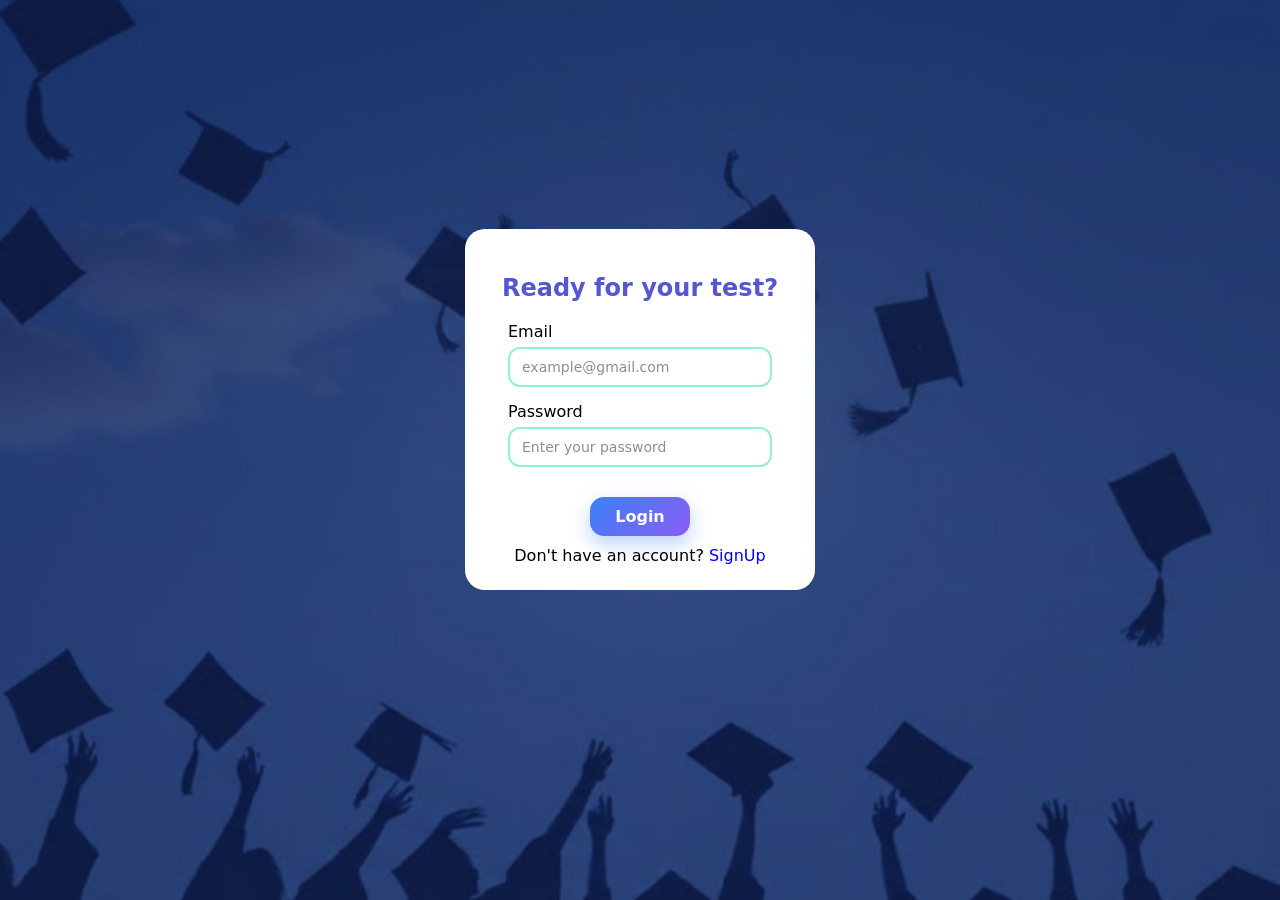
<file: html/Landing.html>
<!DOCTYPE html>
<html lang="en">

<head>
    <meta charset="UTF-8">
    <meta name="viewport" content="width=device-width, initial-scale=1.0">
    <title>Exam Landing Page</title>
    <link rel="stylesheet" href="../css/Landing.css">

</head>

<body>
    <div id="landing-container">
        <h1>Welcome to Your Exam!</h1>
        <p>
            This exam consists of 10 multiple-choice questions covering HTML, CSS, and JavaScript basics.
            You have 10 minutes to complete the exam. Once you start, the timer will begin and cannot be paused.
        </p>
        <button id="startBtn">Ready? Start Exam</button>
    </div>

    <script src="/js/Landing.js"></script>
</body>

</html>
</file>
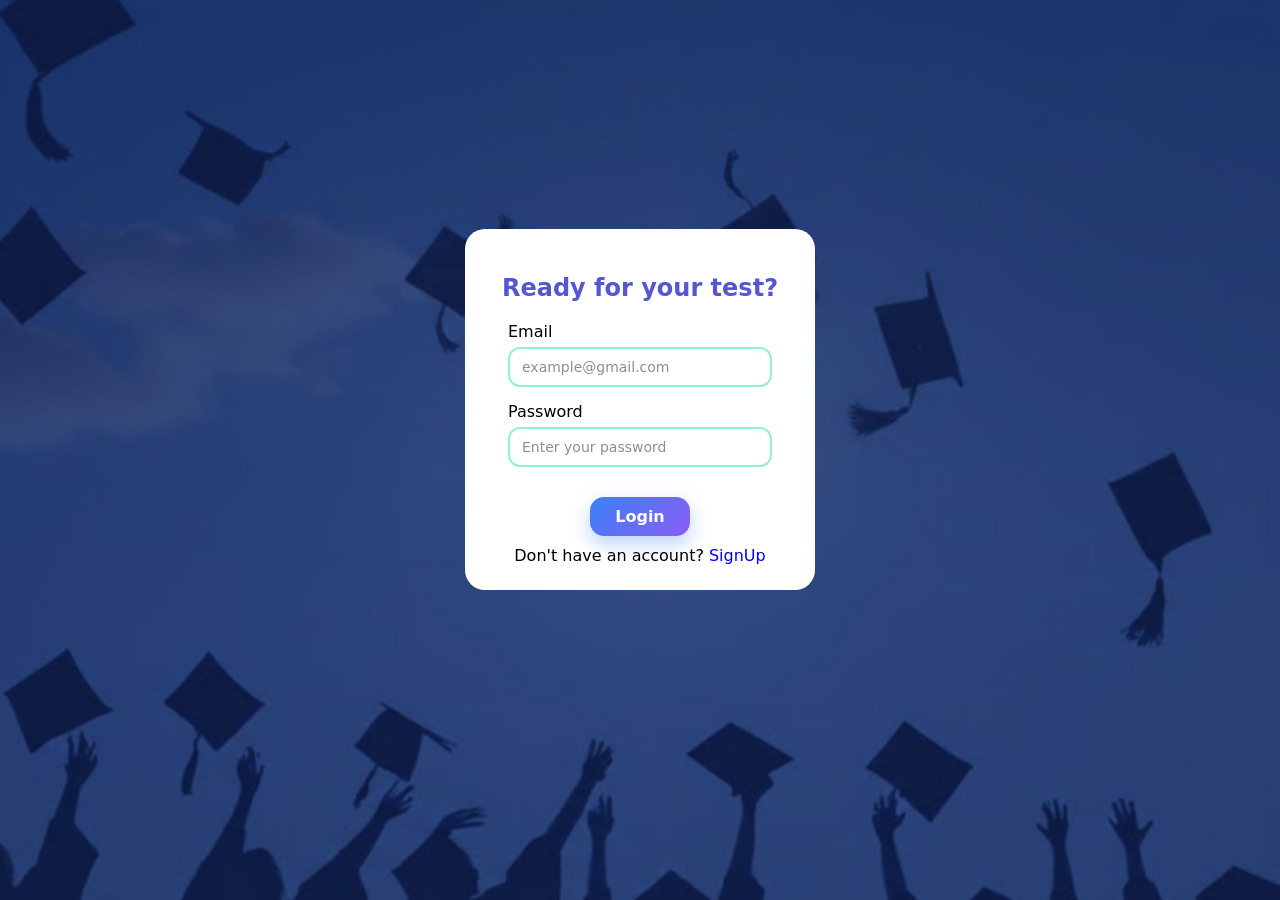
<file: html/Login.html>
<!DOCTYPE html>
<html lang="en">

<head>
    <meta charset="UTF-8">
    <meta name="viewport" content="width=device-width, initial-scale=1.0">
    <title>Login</title>
    <link rel="stylesheet" href="../css/Login.css">
    <link rel="stylesheet" href="https://cdnjs.cloudflare.com/ajax/libs/animate.css/4.1.1/animate.min.css">
</head>

<body>
    <div id="log-container">
        <div id="log-box" class="animate__animated animate__fadeInUp">
            <h1>Ready for your test?</h1>
            <form id="log-form">

                <div class="input-box">
                    <label for="email">Email</label>
                    <input type="email" id="email" name="email" placeholder="example@gmail.com" required>
                    <span class="error-message" id="email-span"></span>
                </div>

                <div class="input-box">
                    <label for="password">Password</label>
                    <input type="password" id="password" placeholder="Enter your password" required>
                    <span class="input-box" id="password-span"></span>
                </div>

                <button type="submit" id="loginBtn">Login</button>
            </form>
            <div id="footer">
                <p>Don't have an account?</p>
                <a href="Register.html">SignUp</a>
            </div>
        </div>
        <div id="SuccessToast">
            Login Success!
        </div>
        <div id="FailToast">
            Login denied!
        </div>
    </div>
    <script src="../js/Login.js"></script>
</body>

</html>
</file>
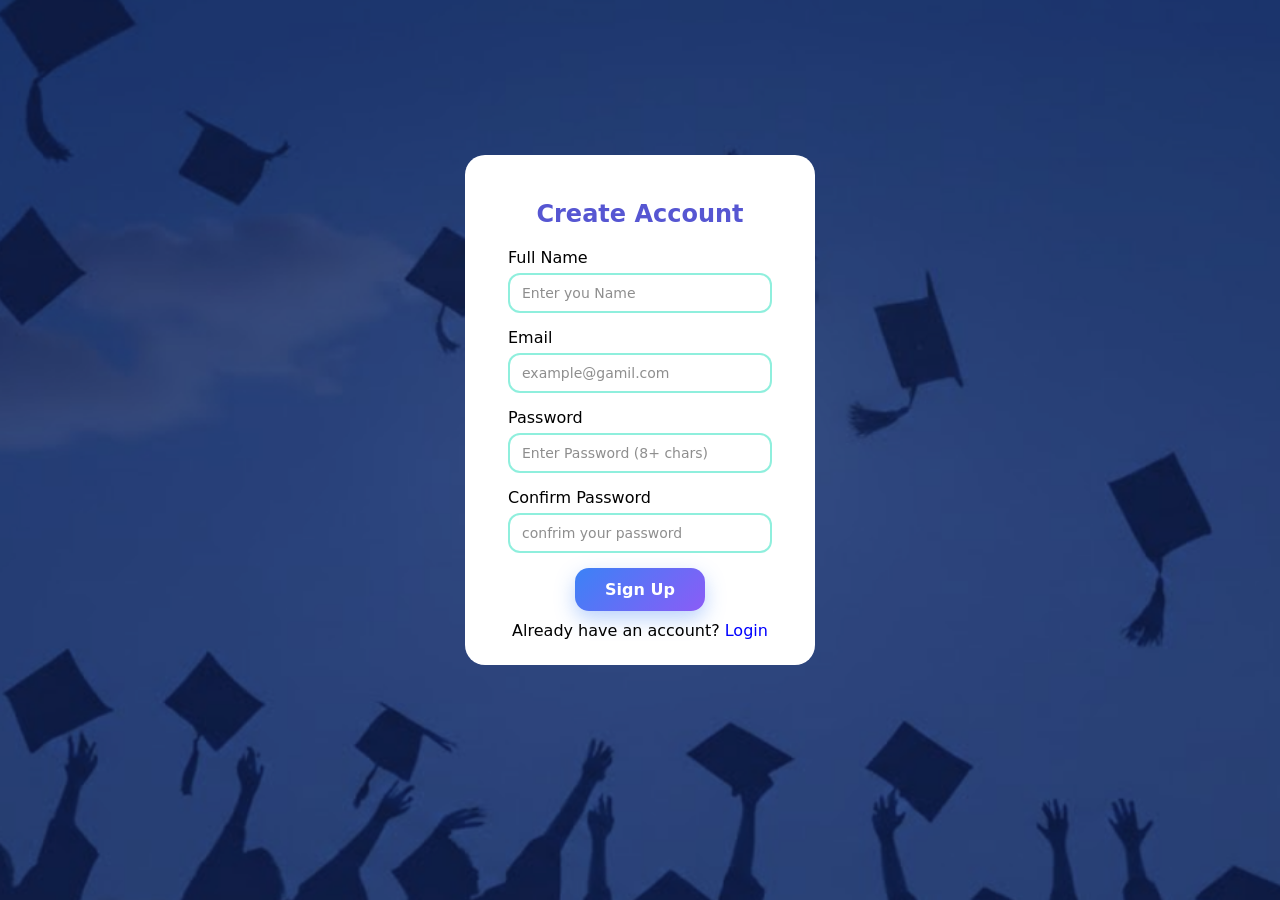
<file: html/Register.html>
<!DOCTYPE html>
<html lang="en">

<head>
    <meta charset="UTF-8">
    <meta name="viewport" content="width=device-width, initial-scale=1.0">
    <title>Register</title>
    <link rel="stylesheet" href="../css/Register.css">
    <link rel="stylesheet" href="https://cdnjs.cloudflare.com/ajax/libs/animate.css/4.1.1/animate.min.css">
</head>

<body>

    <div id="reg-container"><!-- flex -->
        <div id="reg-box" class="animate__animated animate__fadeInUp"><!-- flex -->
            <!-- <div id="confirm" class="Confirm-active">Account created successfully!</div> -->
            <div id="title">Create Account</div>
            <form action="" id="reg-form"><!-- flex -->

                <!-- name input -->
                <div class="input-box"><!-- flex -->
                    <label for="name">Full Name</label>
                    <input type="text" id="name" name="name" placeholder="Enter you Name" required>
                    <span class="error-message" id="name-span"></span>
                </div>

                <!-- email input -->
                <div class="input-box"><!-- flex -->
                    <label for="email">Email</label>
                    <input type="email" id="email" name="email" placeholder="example@gamil.com" required>
                    <span class="error-message" id="email-span"></span>
                </div>

                <!-- password input -->
                <div class="input-box"><!-- flex -->
                    <label for="password">Password</label>
                    <input type="password" id="password" name="password" placeholder="Enter Password (8+ chars)"
                        required>
                    <span class="error-message" id="password-span"></span>
                </div>

                <!-- confirm password input -->
                <div class="input-box"><!-- flex -->
                    <label for="confirmPassword">Confirm Password</label>
                    <input type="password" id="confirmPassword" name="confirmPassword"
                        placeholder="confrim your password" required>
                    <span class="error-message" id="confirmPassword-span"></span>
                </div>

                <button type="submit" id="registerBtn">Sign Up</button>

            </form>
            <div id="footer">
                <p>Already have an account?</p>
                <a href="Login.html">Login</a>
            </div>
        </div>
        <div id="SuccessToast">
            Account Created successfully!
        </div>
        <div id="FailToast">
            You Already Have Account!
        </div>
    </div>

    <script src="../js/Register.js"></script>
</body>

</html>
</file>
<file: css/Landing.css>
body {
    font-family: Arial, sans-serif;
    /* background: linear-gradient(to right, #6a11cb, #2575fc); */
    background-image: url('../assets/ExamBackground.png');
    background-position: center;
    background-repeat: no-repeat;
    background-size: cover;
    
    color: #fff;
    height: 100vh;
    display: flex;
    justify-content: center;
    align-items: center;
    overflow: hidden;
}

#landing-container {
    background: rgba(0, 0, 0, 0.6);
    padding: 30px 40px;
    border-radius: 15px;
    text-align: center;
    width: 90%;
    max-width: 600px;
}

h1 {
    margin-bottom: 20px;
}

p {
    font-size: 18px;
    margin-bottom: 30px;
}

#startBtn {
    background-color: #00c851;
    color: #fff;
    border: none;
    padding: 15px 30px;
    border-radius: 8px;
    font-size: 18px;
    cursor: pointer;
    transition: 0.3s;
}

#startBtn:hover {
    background-color: #007e33;
}
</file>
<file: css/Login.css>
* {
  padding: 0;
  margin: 0;
  box-sizing: border-box;
  font-family:
    system-ui,
    -apple-system,
    BlinkMacSystemFont,
    "Segoe UI",
    Roboto,
    Oxygen,
    Ubuntu,
    Cantarell,
    "Open Sans",
    "Helvetica Neue",
    sans-serif;
}

#log-container {
  background-image: url(../assets/SignLogin.png);
  background-repeat: no-repeat;
  background-position: center;
  background-size: cover;
  height: 100vh;
  display: flex;
  flex-direction: column;
  justify-content: center;
  align-items: center;
  overflow: hidden;
}

#log-box {
  background-color: rgb(255, 255, 255);
  padding: 25px 10px;
  border-radius: 20px;
  display: flex;
  flex-direction: column;
  justify-content: center;
  align-items: center;
  width: 350px;
}

h1 {
  font-size: 24px;
  font-weight: 700;
  color: rgb(86, 86, 210);
  margin-top: 20px;
}

#log-form {
  width: 100%;
  margin-top: 20px;
  display: flex;
  flex-direction: column;
  justify-content: center;
  align-items: center;
  gap: 15px;
}

.input-box {
  width: 80%;
  display: flex;
  flex-direction: column;
  justify-content: center;
  align-items: flex-start;
}

input {
  width: 100%;
  margin-top: 6px;
  padding: 10px 12px;

  border: 2px solid rgba(116, 235, 213, 0.8);
  border-radius: 12px;

  background: rgba(255, 255, 255, 0.6);
  color: #2b2b2b;

  font-size: 14px;

  outline: none;
  transition: 0.3s ease;
  transition: border-color 0.3s ease;
}

input::placeholder {
  color: rgba(50, 50, 50, 0.55);
}

input:focus {
  border: 1px solid rgba(159, 172, 230, 1);
  box-shadow: 0px 0px 12px rgba(159, 172, 230, 0.7);
  background: rgba(255, 255, 255, 0.85);
}

#loginBtn {
  margin-top: 15px;
  padding: 10px 25px;
  border: none;
  border-radius: 14px;
  cursor: pointer;

  background: linear-gradient(135deg, #3b82f6, #8b5cf6);
  color: white;
  font-size: 16px;
  font-weight: 600;

  box-shadow: 0px 8px 20px rgba(59, 130, 246, 0.35);
  transition: 0.5s ease;
}

#loginBtn:hover {
  background: white;
  color: #8b5cf6;
  border: 1px solid blue;
  scale: 1.05;
}
/* button hover */
/* #registerBtn:hover {
  transform: translateY(-4px);
  box-shadow: 0px 15px 30px rgba(59, 130, 246, 0.5);
} */

#footer {
  margin-top: 10px;
  display: flex;
  gap: 5px;
}

#footer a {
  color: blue;
  text-decoration: none;
}

#SuccessToast {
  margin-top: 15px;
  background-color: green;
  border: 1px green solid;
  border-radius: 17px;
  padding: 6px 3px;
  color: white;
  transition: 300ms;
  opacity: 0;
  box-shadow: 0px 8px 20px rgba(59, 130, 246, 0.35);
}

#FailToast {
  background-color: red;
  border: 1px red solid;
  border-radius: 17px;
  padding: 6px 3px;
  color: white;
  transition: 300ms;
  opacity: 0;
  box-shadow: 0px 8px 20px rgba(59, 130, 246, 0.35);
}
</file>
<file: css/Register.css>
* {
  padding: 0;
  margin: 0;
  box-sizing: border-box;
  font-family:
    system-ui,
    -apple-system,
    BlinkMacSystemFont,
    "Segoe UI",
    Roboto,
    Oxygen,
    Ubuntu,
    Cantarell,
    "Open Sans",
    "Helvetica Neue",
    sans-serif;
}

#reg-container {
  background-image: url(../assets/SignLogin.png);
  background-repeat: no-repeat;
  background-position: center;
  background-size: cover;

  height: 100vh;
  display: flex;
  flex-direction: column;
  justify-content: center;
  align-items: center;
  overflow: hidden;
}

.auth-container {
  animation: fadeSlideUp 0.6s ease-out;
}

#reg-box {
  background-color: rgb(255, 255, 255);
  padding: 25px 10px;
  border-radius: 20px;
  display: flex;
  flex-direction: column;
  justify-content: center;
  align-items: center;
  width: 350px;
}

/* .Confirm-active {
  display: none;
  text-align: center;
  padding: 15px 30px;
  border-radius: 14px;
  background-color: rgb(17, 137, 55);
  color: white;
} */

#title {
  margin-top: 20px;
  font-size: 24px;
  font-weight: 700;
  color: rgb(86, 86, 210);
}

#reg-form {
  width: 100%;
  margin-top: 20px;
  display: flex;
  flex-direction: column;
  justify-content: center;
  align-items: center;
  gap: 15px;
}

.input-box {
  width: 80%;
  display: flex;
  flex-direction: column;
  justify-content: center;
  align-items: flex-start;
}

input {
  width: 100%;
  margin-top: 6px;
  padding: 10px 12px;

  border: 2px solid rgba(116, 235, 213, 0.8);
  border-radius: 12px;

  background: rgba(255, 255, 255, 0.6);
  color: #2b2b2b;

  font-size: 14px;

  outline: none;
  transition: 0.3s ease;
  transition: border-color 0.3s ease;
}

input::placeholder {
  color: rgba(50, 50, 50, 0.55);
}

input:focus {
  border: 1px solid rgba(159, 172, 230, 1);
  box-shadow: 0px 0px 12px rgba(159, 172, 230, 0.7);
  background: rgba(255, 255, 255, 0.85);
}

#registerBtn {
  padding: 12px 30px;
  border: none;
  border-radius: 14px;
  cursor: pointer;

  background: linear-gradient(135deg, #3b82f6, #8b5cf6);
  color: white;
  font-size: 16px;
  font-weight: 600;

  box-shadow: 0px 8px 20px rgba(59, 130, 246, 0.35);
  transition: 0.5s ease;
}

#registerBtn:hover {
  background: white;
  color: #8b5cf6;
  border: 1px solid blue;
  scale: 1.05;
}

#footer {
  margin-top: 10px;
  display: flex;
  gap: 5px;
}

#footer a {
  color: blue;
  text-decoration: none;
}

#SuccessToast {
  margin-top: 15px;
  background-color: green;
  border: 1px green solid;
  border-radius: 17px;
  padding: 6px 3px;
  color: white;
  transition: 300ms;
  opacity: 0;
  box-shadow: 0px 8px 20px rgba(59, 130, 246, 0.35);
}
#FailToast {
  background-color: red;
  border: 1px red solid;
  border-radius: 17px;
  padding: 6px 3px;
  color: white;
  transition: 300ms;
  opacity: 0;
  box-shadow: 0px 8px 20px rgba(59, 130, 246, 0.35);
}
</file>
